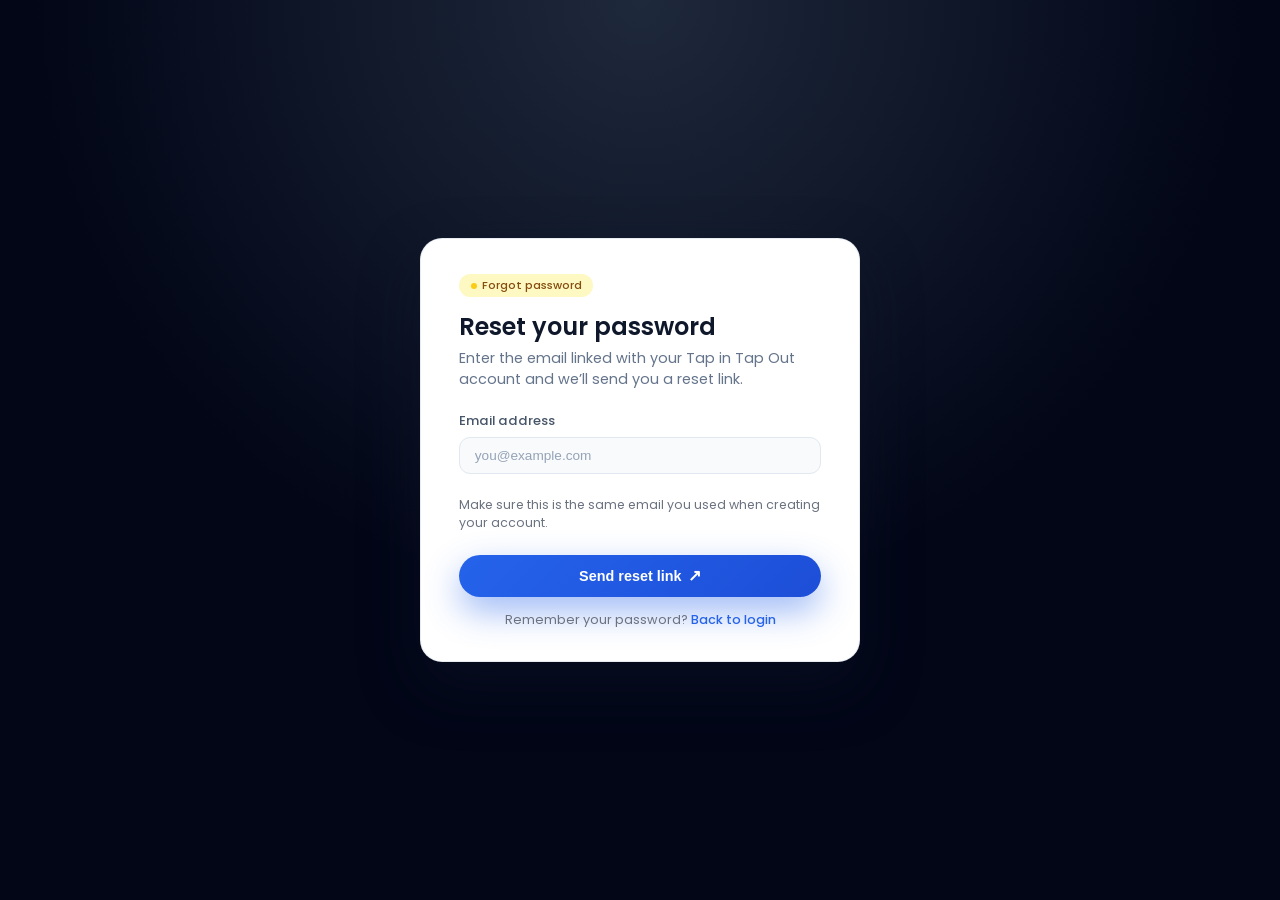
<file: tapintapout/trash/forgot-password.html>
<!DOCTYPE html>
<html lang="en">
<head>
  <meta charset="UTF-8">
  <title>Tap in Tap Out | Forgot Password</title>
  <meta name="viewport" content="width=device-width, initial-scale=1.0">

  <!-- Same font as other pages -->
  <link rel="preconnect" href="https://fonts.googleapis.com">
  <link rel="preconnect" href="https://fonts.gstatic.com" crossorigin>
  <link href="https://fonts.googleapis.com/css2?family=Poppins:wght@400;500;600;700&display=swap" rel="stylesheet"><!--[web:54]-->

  <style>
    :root {
      --primary: #2563eb;
      --primary-dark: #1d4ed8;
      --accent: #facc15;
      --bg-dark: #0f172a;
      --card-bg: #ffffff;
      --border-soft: #e2e8f0;
      --error: #b91c1c;
    }

    * {
      margin: 0;
      padding: 0;
      box-sizing: border-box;
    }

    body {
      font-family: 'Poppins', sans-serif;
      background: radial-gradient(circle at top, #1e293b 0, #020617 55%);
      min-height: 100vh;
      display: flex;
      align-items: center;
      justify-content: center;
      padding: 1.5rem;
      color: #0f172a;
    }

    .auth-wrapper {
      width: 100%;
      max-width: 440px;
    }

    .auth-card {
      background: var(--card-bg);
      padding: 2rem 2.4rem;
      border-radius: 22px;
      box-shadow: 0 24px 60px rgba(15,23,42,0.45);
      border: 1px solid rgba(226,232,240,0.8);
    }

    .auth-header {
      margin-bottom: 1.3rem;
    }

    .auth-header h1 {
      font-size: 1.5rem;
      font-weight: 600;
      margin-bottom: 0.25rem;
    }

    .auth-header p {
      font-size: 0.9rem;
      color: #64748b;
    }

    .badge {
      display: inline-flex;
      align-items: center;
      gap: 0.35rem;
      border-radius: 999px;
      padding: 0.18rem 0.7rem;
      background: #fef9c3;
      color: #854d0e;
      font-size: 0.7rem;
      margin-bottom: 0.75rem;
      font-weight: 500;
    }

    .badge-dot {
      width: 6px;
      height: 6px;
      border-radius: 999px;
      background: var(--accent);
    }

    form {
      margin-top: 0.4rem;
    }

    .form-group {
      margin-bottom: 0.9rem;
    }

    label {
      display: block;
      font-size: 0.82rem;
      font-weight: 500;
      color: #475569;
      margin-bottom: 0.35rem;
    }

    .input-field {
      width: 100%;
      padding: 0.65rem 0.9rem;
      border-radius: 11px;
      border: 1px solid var(--border-soft);
      font-size: 0.85rem;
      outline: none;
      background-color: #f9fafb;
      transition: border 0.16s ease, box-shadow 0.16s ease, background 0.16s ease;
    }

    .input-field:focus {
      border-color: var(--primary);
      box-shadow: 0 0 0 1px rgba(37,99,235,0.2);
      background-color: #ffffff;
    }

    .input-field::placeholder {
      color: #94a3b8;
    }

    .hint {
      font-size: 0.78rem;
      color: #6b7280;
      margin-top: 0.3rem;
    }

    .error-text {
      color: var(--error);
      font-size: 0.74rem;
      margin-top: 0.18rem;
      min-height: 0.9rem;
    }

    .btn-primary {
      width: 100%;
      border: none;
      outline: none;
      padding: 0.72rem 0.9rem;
      border-radius: 999px;
      background: linear-gradient(135deg, var(--primary), var(--primary-dark));
      color: #ffffff;
      font-size: 0.9rem;
      font-weight: 600;
      cursor: pointer;
      display: inline-flex;
      align-items: center;
      justify-content: center;
      gap: 0.4rem;
      margin-top: 0.5rem;
      box-shadow: 0 14px 35px rgba(37,99,235,0.45);
      transition: transform 0.1s ease, box-shadow 0.1s ease, filter 0.1s ease;
    }

    .btn-primary:hover {
      filter: brightness(1.04);
      transform: translateY(-1px);
      box-shadow: 0 20px 45px rgba(30,64,175,0.55);
    }

    .btn-primary span {
      font-size: 1rem;
    }

    .meta-text {
      margin-top: 0.9rem;
      font-size: 0.8rem;
      color: #6b7280;
      text-align: center;
    }

    .meta-text a {
      color: var(--primary);
      text-decoration: none;
      font-weight: 500;
    }

    .meta-text a:hover {
      text-decoration: underline;
    }

    .success-text {
      color: #15803d;
      font-size: 0.8rem;
      margin-top: 0.4rem;
      text-align: center;
      display: none;
    }

    @media (max-width: 480px) {
      .auth-card {
        padding: 1.6rem 1.5rem;
        border-radius: 18px;
      }
    }
  </style>
</head>
<body>

  <div class="auth-wrapper">
    <section class="auth-card">
      <div class="auth-header">
        <div class="badge">
          <span class="badge-dot"></span>
          Forgot password
        </div>
        <h1>Reset your password</h1>
        <p>Enter the email linked with your Tap in Tap Out account and we’ll send you a reset link.</p>
      </div>

      <form id="forgotForm" method="post" action="forgot-password.php">
        <div class="form-group">
          <label for="email">Email address</label>
          <input
            type="email"
            id="email"
            name="email"
            class="input-field"
            placeholder="you@example.com"
            required
          >
          <div class="error-text" id="emailError"></div>
          <p class="hint">Make sure this is the same email you used when creating your account.</p>
        </div>

        <button type="submit" class="btn-primary">
          Send reset link
          <span>↗</span>
        </button>

        <p class="meta-text">
          Remember your password?
          <a href="login.html">Back to login</a>
        </p>
        <p class="success-text" id="successMsg">
          If an account exists with that email, a reset link has been sent.
        </p>
      </form>
    </section>
  </div>

  <script>
    const forgotForm = document.getElementById('forgotForm');
    const emailInput = document.getElementById('email');
    const emailError = document.getElementById('emailError');
    const successMsg = document.getElementById('successMsg');

    forgotForm.addEventListener('submit', function (e) {
      let valid = true;
      emailError.textContent = '';
      successMsg.style.display = 'none';

      if (!emailInput.value.includes('@')) {
        emailError.textContent = 'Please enter a valid email address.';
        valid = false;
      }

      if (!valid) {
        e.preventDefault();
      } else {
        // Frontend demo message; backend will actually send email.
        successMsg.style.display = 'block';
      }
    });
  </script>

</body>
</html>
</file>
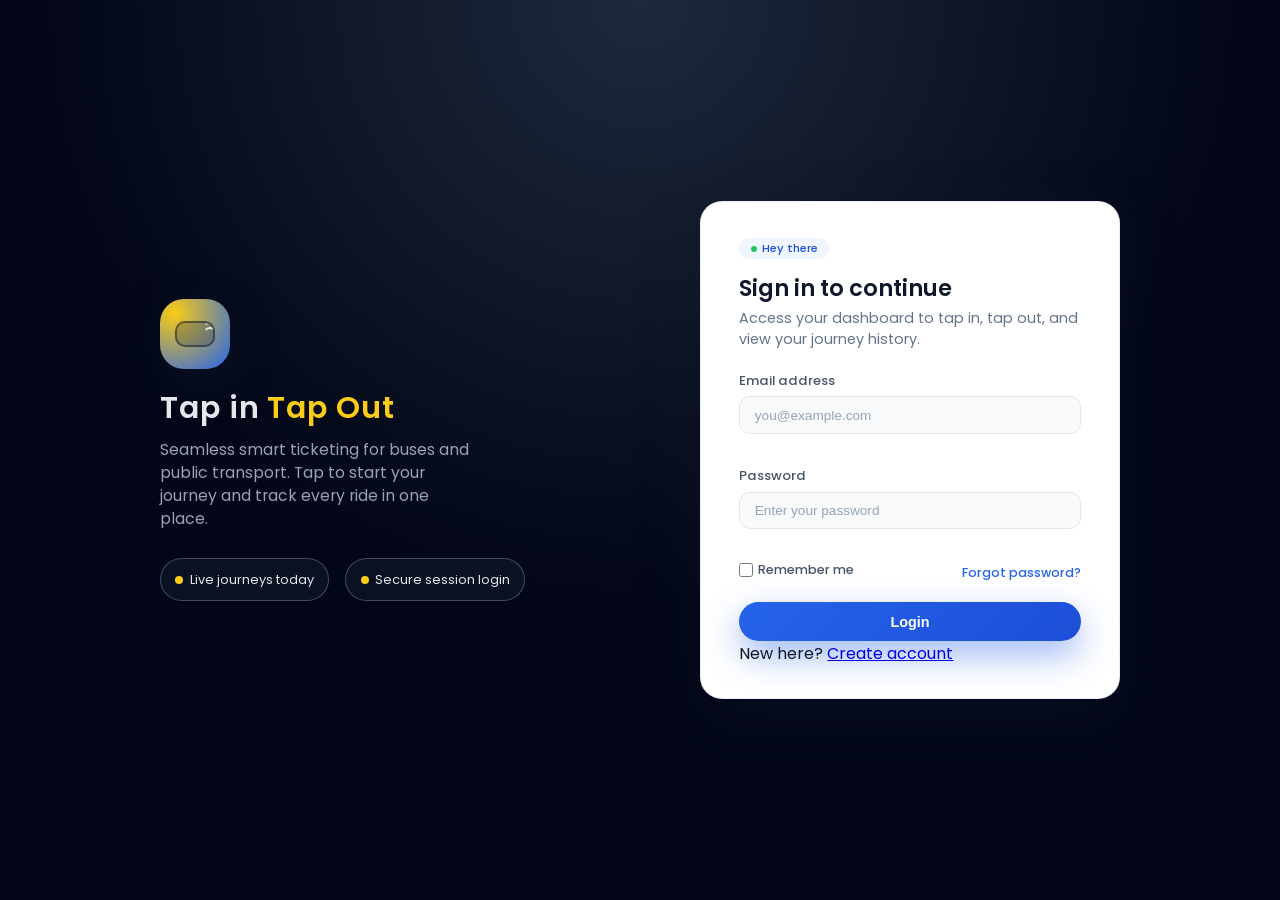
<file: tapintapout/trash/login.html>
<!DOCTYPE html>
<html lang="en">
<head>
  <meta charset="UTF-8">
  <title>Tap in Tap Out | Login</title>
  <meta name="viewport" content="width=device-width, initial-scale=1.0">

  <!-- Google Font: Poppins -->
  <link rel="preconnect" href="https://fonts.googleapis.com">
  <link rel="preconnect" href="https://fonts.gstatic.com" crossorigin>
  <link href="https://fonts.googleapis.com/css2?family=Poppins:wght@400;500;600;700&display=swap" rel="stylesheet"><!--[web:28]-->

  <style>
    :root {
      --primary: #2563eb;
      --primary-dark: #1d4ed8;
      --accent: #facc15;
      --bg-dark: #0f172a;
      --card-bg: #ffffff;
      --border-soft: #e2e8f0;
      --error: #b91c1c;
    }

    * {
      margin: 0;
      padding: 0;
      box-sizing: border-box;
    }

    body {
      font-family: 'Poppins', sans-serif;
      background: radial-gradient(circle at top, #1e293b 0, #020617 55%);
      min-height: 100vh;
      display: flex;
      align-items: center;
      justify-content: center;
      padding: 1.5rem;
      color: #0f172a;
    }

    .auth-wrapper {
      width: 100%;
      max-width: 960px;
      display: grid;
      grid-template-columns: minmax(0, 1.1fr) minmax(0, 1fr);
      gap: 2rem;
      align-items: center;
    }

    .brand-panel {
      color: #e5e7eb;
      padding-right: 1.5rem;
    }

    .logo-circle {
      width: 70px;
      height: 70px;
      border-radius: 24px;
      background: radial-gradient(circle at 20% 20%, var(--accent), var(--primary));
      display: flex;
      align-items: center;
      justify-content: center;
      margin-bottom: 1rem;
      box-shadow: 0 18px 40px rgba(15,23,42,0.6);
    }

    .logo-icon {
      width: 40px;
      height: 26px;
      border-radius: 10px;
      background: rgba(15,23,42,0.2);
      border: 2px solid rgba(15,23,42,0.5);
      position: relative;
      overflow: hidden;
    }

    .logo-icon::before {
      content: "";
      position: absolute;
      top: 50%;
      right: -4px;
      transform: translateY(-50%);
      width: 10px;
      height: 10px;
      border-radius: 999px;
      border: 2px solid #e5e7eb;
      border-left-color: transparent;
      border-bottom-color: transparent;
    }

    .logo-icon::after {
      content: "";
      position: absolute;
      top: 50%;
      right: -16px;
      transform: translateY(-50%);
      width: 24px;
      height: 24px;
      border-radius: 999px;
      border: 2px solid rgba(226,232,240,0.55);
      border-left-color: transparent;
      border-bottom-color: transparent;
    }

    .brand-title {
      font-size: 1.9rem;
      font-weight: 600;
      letter-spacing: 0.03em;
      margin-bottom: 0.4rem;
    }

    .brand-title span {
      color: var(--accent);
    }

    .brand-subtitle {
      font-size: 0.98rem;
      color: #9ca3af;
      max-width: 320px;
    }

    .stats-strip {
      display: flex;
      gap: 1rem;
      margin-top: 1.8rem;
      font-size: 0.8rem;
    }

    .stat-card {
      padding: 0.7rem 0.9rem;
      border-radius: 999px;
      background: rgba(15,23,42,0.7);
      border: 1px solid rgba(148,163,184,0.4);
      display: inline-flex;
      align-items: center;
      gap: 0.4rem;
      color: #e5e7eb;
    }

    .stat-dot {
      width: 8px;
      height: 8px;
      border-radius: 999px;
      background: var(--accent);
    }

    .auth-card {
      background: var(--card-bg);
      padding: 2rem 2.4rem;
      border-radius: 22px;
      box-shadow: 0 24px 60px rgba(15,23,42,0.45);
      max-width: 420px;
      margin-left: auto;
      border: 1px solid rgba(226,232,240,0.8);
    }

    .auth-header {
      margin-bottom: 1.3rem;
    }

    .auth-header h2 {
      font-size: 1.4rem;
      font-weight: 600;
      margin-bottom: 0.15rem;
    }

    .auth-header p {
      font-size: 0.9rem;
      color: #64748b;
    }

    .badge {
      display: inline-flex;
      align-items: center;
      gap: 0.35rem;
      border-radius: 999px;
      padding: 0.15rem 0.7rem;
      background: #eff6ff;
      color: #1d4ed8;
      font-size: 0.7rem;
      margin-bottom: 0.75rem;
      font-weight: 500;
    }

    .badge-dot {
      width: 6px;
      height: 6px;
      border-radius: 999px;
      background: #22c55e;
    }

    form {
      margin-top: 0.2rem;
    }

    .form-group {
      margin-bottom: 0.9rem;
    }

    label {
      display: block;
      font-size: 0.82rem;
      font-weight: 500;
      color: #475569;
      margin-bottom: 0.35rem;
    }

    .input-wrapper {
      position: relative;
    }

    .input-field {
      width: 100%;
      padding: 0.65rem 0.9rem;
      border-radius: 11px;
      border: 1px solid var(--border-soft);
      font-size: 0.85rem;
      outline: none;
      background-color: #f9fafb;
      transition: border 0.16s ease, box-shadow 0.16s ease, background 0.16s ease;
    }

    .input-field:focus {
      border-color: var(--primary);
      box-shadow: 0 0 0 1px rgba(37,99,235,0.2);
      background-color: #ffffff;
    }

    .input-field::placeholder {
      color: #94a3b8;
    }

    .error-text {
      color: var(--error);
      font-size: 0.74rem;
      margin-top: 0.2rem;
      min-height: 0.9rem;
    }

    .form-row {
      display: flex;
      justify-content: space-between;
      align-items: center;
      margin-bottom: 0.9rem;
      margin-top: 0.1rem;
    }

    .remember {
      display: inline-flex;
      align-items: center;
      gap: 0.3rem;
      font-size: 0.8rem;
      color: #475569;
    }

    .remember input {
      width: 14px;
      height: 14px;
      accent-color: var(--primary);
    }

    .forgot-link,
    .forgot-link:visited {
      font-size: 0.78rem;
      color: var(--primary);
      text-decoration: none;
      font-weight: 500;
    }

    .forgot-link:hover {
      text-decoration: underline;
    }

    .btn-primary {
      width: 100%;
      border: none;
      outline: none;
      padding: 0.72rem 0.9rem;
      border-radius: 999px;
      background: linear-gradient(135deg, var(--primary), var(--primary-dark));
      color: #ffffff;
      font-size: 0.9rem;
      font-weight: 600;
      cursor: pointer;
      display: inline-flex;
      align-items: center;
      justify-content: center;
      gap: 0.4rem;
      margin-top: 0.2rem;
      box-shadow: 0 14px 35px rgba(37,99,235,0.45);
      transition: transform 0.1s ease, box-shadow 0.1s ease, filter 0.1s ease;
    }

    .btn-primary:hover {
      filter: brightness(1.04);
      transform: translateY(-1px);
      box-shadow: 0 20px 45px rgba(30,64,175,0.55);
    }

    .btn-primary span {
      font-size: 1rem;
    }

    .meta-text {
      margin-top: 0.9rem;
      font-size: 0.78rem;
      color: #6b7280;
      display: flex;
      justify-content: space-between;
      gap: 0.6rem;
      flex-wrap: wrap;
      align-items: center;
    }

    .meta-text a {
      color: var(--primary);
      text-decoration: none;
      font-weight: 500;
    }

    .meta-text a:hover {
      text-decoration: underline;
    }

    @media (max-width: 860px) {
      .auth-wrapper {
        grid-template-columns: minmax(0, 1fr);
        max-width: 440px;
      }

      .brand-panel {
        display: none;
      }
    }

    @media (max-width: 480px) {
      .auth-card {
        padding: 1.6rem 1.5rem;
        border-radius: 18px;
      }
    }
  </style>
</head>
<body>

  <div class="auth-wrapper">

    <!-- Left brand / illustration side -->
    <section class="brand-panel">
      <div class="logo-circle">
        <div class="logo-icon"></div>
      </div>
      <h1 class="brand-title">Tap in <span>Tap Out</span></h1>
      <p class="brand-subtitle">
        Seamless smart ticketing for buses and public transport.
        Tap to start your journey and track every ride in one place.
      </p>

      <div class="stats-strip">
        <div class="stat-card">
          <div class="stat-dot"></div>
          Live journeys today
        </div>
        <div class="stat-card">
          <div class="stat-dot"></div>
          Secure session login
        </div>
      </div>
    </section>

    <!-- Right card: Login form -->
    <section class="auth-card">
      <div class="auth-header">
        <div class="badge">
          <span class="badge-dot"></span>
          Hey there
        </div>
        <h2>Sign in to continue</h2>
        <p>Access your dashboard to tap in, tap out, and view your journey history.</p>
      </div>

      <form id="loginForm" method="post" action="login.php">
        <div class="form-group">
          <label for="email">Email address</label>
          <div class="input-wrapper">
            <input
              type="email"
              id="email"
              name="email"
              class="input-field"
              placeholder="you@example.com"
              required
            >
          </div>
          <div class="error-text" id="emailError"></div>
        </div>

        <div class="form-group">
          <label for="password">Password</label>
          <div class="input-wrapper">
            <input
              type="password"
              id="password"
              name="password"
              class="input-field"
              placeholder="Enter your password"
              minlength="6"
              required
            >
          </div>
          <div class="error-text" id="passwordError"></div>
        </div>

        <div class="form-row">
          <label class="remember">
            <input type="checkbox" name="remember" id="remember">
            Remember me
          </label>
          <a href="forgot-password.php" class="forgot-link">Forgot password?</a>
        </div>

        <button type="submit" class="btn-primary">
          Login
        </button>

        <p class="switch-link">
            New here?
            <a href="register.php">Create account</a>
        </p>

      </form>
    </section>
  </div>

  <script>
    // Basic client-side validation (you can extend this)
    const form = document.getElementById('loginForm');
    const emailInput = document.getElementById('email');
    const passwordInput = document.getElementById('password');
    const emailError = document.getElementById('emailError');
    const passwordError = document.getElementById('passwordError');

    form.addEventListener('submit', function (e) {
      let valid = true;
      emailError.textContent = '';
      passwordError.textContent = '';

      if (!emailInput.value.includes('@')) {
        emailError.textContent = 'Please enter a valid email address.';
        valid = false;
      }

      if (passwordInput.value.trim().length < 6) {
        passwordError.textContent = 'Password must be at least 6 characters long.';
        valid = false;
      }

      if (!valid) {
        e.preventDefault();
      }
    });
  </script>

</body>
</html>
</file>
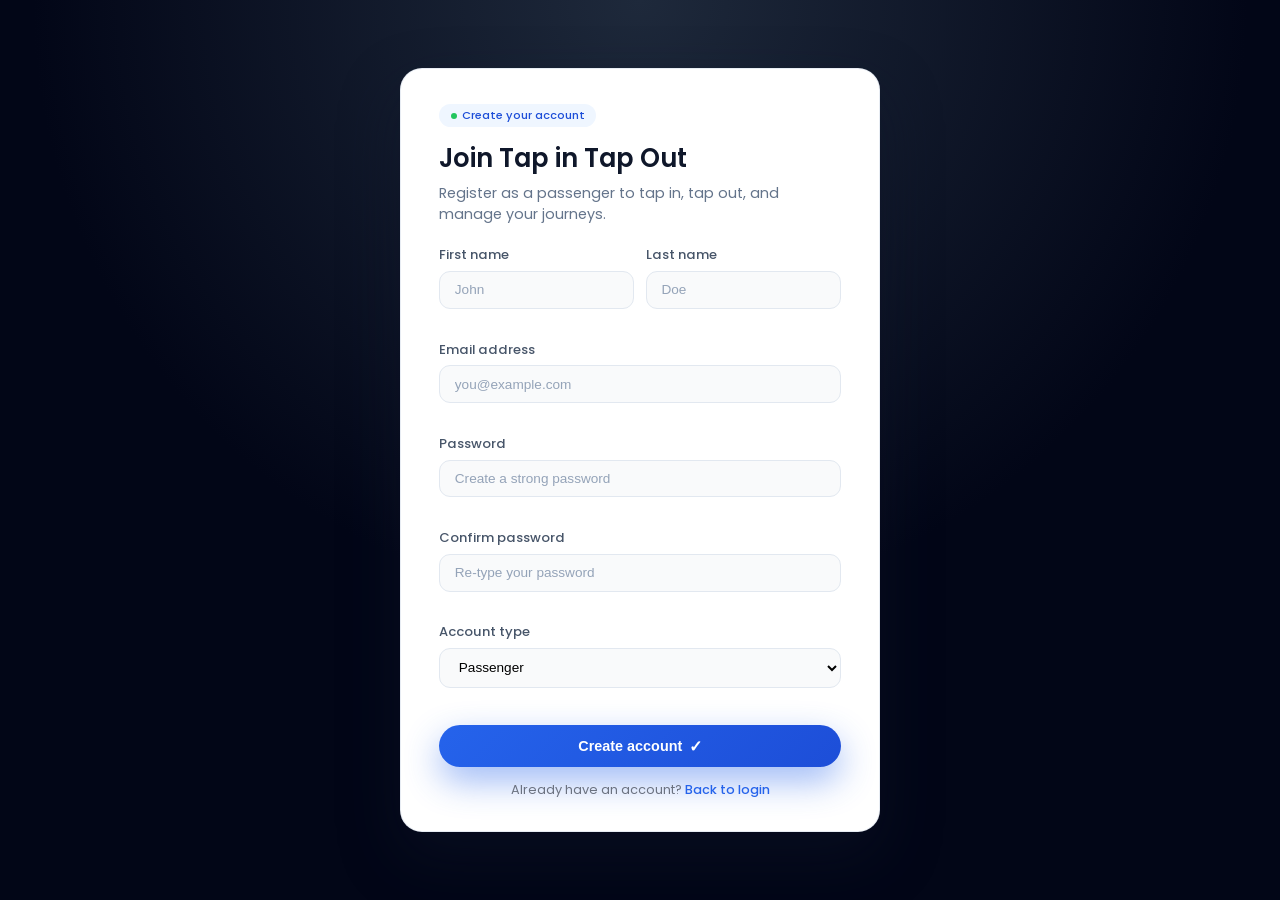
<file: tapintapout/trash/register.html>
<!DOCTYPE html>
<html lang="en">
<head>
  <meta charset="UTF-8">
  <title>Tap in Tap Out | Create Account</title>
  <meta name="viewport" content="width=device-width, initial-scale=1.0">

  <!-- Google Font: Poppins (same as login) -->
  <link rel="preconnect" href="https://fonts.googleapis.com">
  <link rel="preconnect" href="https://fonts.gstatic.com" crossorigin>
  <link href="https://fonts.googleapis.com/css2?family=Poppins:wght@400;500;600;700&display=swap" rel="stylesheet"><!--[web:54]-->

  <style>
    :root {
      --primary: #2563eb;
      --primary-dark: #1d4ed8;
      --accent: #facc15;
      --bg-dark: #0f172a;
      --card-bg: #ffffff;
      --border-soft: #e2e8f0;
      --error: #b91c1c;
    }

    * {
      margin: 0;
      padding: 0;
      box-sizing: border-box;
    }

    body {
      font-family: 'Poppins', sans-serif;
      background: radial-gradient(circle at top, #1e293b 0, #020617 55%);
      min-height: 100vh;
      display: flex;
      align-items: center;
      justify-content: center;
      padding: 1.5rem;
      color: #0f172a;
    }

    .auth-wrapper {
      width: 100%;
      max-width: 480px;
    }

    .auth-card {
      background: var(--card-bg);
      padding: 2rem 2.4rem;
      border-radius: 22px;
      box-shadow: 0 24px 60px rgba(15,23,42,0.45);
      border: 1px solid rgba(226,232,240,0.8);
    }

    .auth-header {
      margin-bottom: 1.3rem;
      text-align: left;
    }

    .auth-header h1 {
      font-size: 1.6rem;
      font-weight: 600;
      margin-bottom: 0.3rem;
    }

    .auth-header p {
      font-size: 0.9rem;
      color: #64748b;
    }

    .badge {
      display: inline-flex;
      align-items: center;
      gap: 0.35rem;
      border-radius: 999px;
      padding: 0.18rem 0.7rem;
      background: #eff6ff;
      color: #1d4ed8;
      font-size: 0.7rem;
      margin-bottom: 0.75rem;
      font-weight: 500;
    }

    .badge-dot {
      width: 6px;
      height: 6px;
      border-radius: 999px;
      background: #22c55e;
    }

    form {
      margin-top: 0.4rem;
    }

    .form-group {
      margin-bottom: 0.85rem;
    }

    label {
      display: block;
      font-size: 0.82rem;
      font-weight: 500;
      color: #475569;
      margin-bottom: 0.35rem;
    }

    .input-field,
    .select-field {
      width: 100%;
      padding: 0.65rem 0.9rem;
      border-radius: 11px;
      border: 1px solid var(--border-soft);
      font-size: 0.85rem;
      outline: none;
      background-color: #f9fafb;
      transition: border 0.16s ease, box-shadow 0.16s ease, background 0.16s ease;
    }

    .input-field:focus,
    .select-field:focus {
      border-color: var(--primary);
      box-shadow: 0 0 0 1px rgba(37,99,235,0.2);
      background-color: #ffffff;
    }

    .input-field::placeholder {
      color: #94a3b8;
    }

    .two-cols {
      display: flex;
      gap: 0.75rem;
    }

    .error-text {
      color: var(--error);
      font-size: 0.74rem;
      margin-top: 0.18rem;
      min-height: 0.9rem;
    }

    .btn-primary {
      width: 100%;
      border: none;
      outline: none;
      padding: 0.72rem 0.9rem;
      border-radius: 999px;
      background: linear-gradient(135deg, var(--primary), var(--primary-dark));
      color: #ffffff;
      font-size: 0.9rem;
      font-weight: 600;
      cursor: pointer;
      display: inline-flex;
      align-items: center;
      justify-content: center;
      gap: 0.4rem;
      margin-top: 0.4rem;
      box-shadow: 0 14px 35px rgba(37,99,235,0.45);
      transition: transform 0.1s ease, box-shadow 0.1s ease, filter 0.1s ease;
    }

    .btn-primary:hover {
      filter: brightness(1.04);
      transform: translateY(-1px);
      box-shadow: 0 20px 45px rgba(30,64,175,0.55);
    }

    .btn-primary span {
      font-size: 1rem;
    }

    .meta-text {
      margin-top: 0.9rem;
      font-size: 0.8rem;
      color: #6b7280;
      text-align: center;
    }

    .meta-text a {
      color: var(--primary);
      text-decoration: none;
      font-weight: 500;
    }

    .meta-text a:hover {
      text-decoration: underline;
    }

    @media (max-width: 480px) {
      .auth-card {
        padding: 1.6rem 1.5rem;
        border-radius: 18px;
      }
    }
  </style>
</head>
<body>

  <div class="auth-wrapper">
    <section class="auth-card">
      <div class="auth-header">
        <div class="badge">
          <span class="badge-dot"></span>
          Create your account
        </div>
        <h1>Join Tap in Tap Out</h1>
        <p>Register as a passenger to tap in, tap out, and manage your journeys.</p>
      </div>

      <form id="registerForm" method="post" action="register.php">
        <div class="form-group two-cols">
          <div>
            <label for="first_name">First name</label>
            <input type="text" id="first_name" name="first_name" class="input-field" placeholder="John" required>
            <div class="error-text" id="firstNameError"></div>
          </div>
          <div>
            <label for="last_name">Last name</label>
            <input type="text" id="last_name" name="last_name" class="input-field" placeholder="Doe" required>
            <div class="error-text" id="lastNameError"></div>
          </div>
        </div>

        <div class="form-group">
          <label for="email">Email address</label>
          <input type="email" id="email" name="email" class="input-field" placeholder="you@example.com" required>
          <div class="error-text" id="emailError"></div>
        </div>

        <div class="form-group">
          <label for="password">Password</label>
          <input
            type="password"
            id="password"
            name="password"
            class="input-field"
            placeholder="Create a strong password"
            minlength="6"
            required
          >
          <div class="error-text" id="passwordError"></div>
        </div>

        <div class="form-group">
          <label for="confirm_password">Confirm password</label>
          <input
            type="password"
            id="confirm_password"
            name="confirm_password"
            class="input-field"
            placeholder="Re-type your password"
            minlength="6"
            required
          >
          <div class="error-text" id="confirmPasswordError"></div>
        </div>

        <div class="form-group">
          <label for="role">Account type</label>
          <select id="role" name="role" class="select-field" required>
            <option value="user" selected>Passenger</option>
            <!-- you can add admin/moderator options only for internal use -->
          </select>
          <div class="error-text" id="roleError"></div>
        </div>

        <button type="submit" class="btn-primary">
          Create account
          <span>✓</span>
        </button>

        <p class="meta-text">
          Already have an account?
          <a href="login.html">Back to login</a>
        </p>
      </form>
    </section>
  </div>

  <script>
    const regForm = document.getElementById('registerForm');

    const firstName = document.getElementById('first_name');
    const lastName = document.getElementById('last_name');
    const email = document.getElementById('email');
    const password = document.getElementById('password');
    const confirmPassword = document.getElementById('confirm_password');

    const firstNameError = document.getElementById('firstNameError');
    const lastNameError = document.getElementById('lastNameError');
    const emailError = document.getElementById('emailError');
    const passwordError = document.getElementById('passwordError');
    const confirmPasswordError = document.getElementById('confirmPasswordError');

    regForm.addEventListener('submit', function (e) {
      let valid = true;

      firstNameError.textContent = '';
      lastNameError.textContent = '';
      emailError.textContent = '';
      passwordError.textContent = '';
      confirmPasswordError.textContent = '';

      if (firstName.value.trim().length < 2) {
        firstNameError.textContent = 'Enter at least 2 characters.';
        valid = false;
      }

      if (lastName.value.trim().length < 2) {
        lastNameError.textContent = 'Enter at least 2 characters.';
        valid = false;
      }

      if (!email.value.includes('@')) {
        emailError.textContent = 'Please enter a valid email address.';
        valid = false;
      }

      if (password.value.trim().length < 6) {
        passwordError.textContent = 'Password must be at least 6 characters long.';
        valid = false;
      }

      if (confirmPassword.value !== password.value) {
        confirmPasswordError.textContent = 'Passwords do not match.';
        valid = false;
      }

      if (!valid) {
        e.preventDefault();
      }
    });
  </script>

</body>
</html>
</file>
